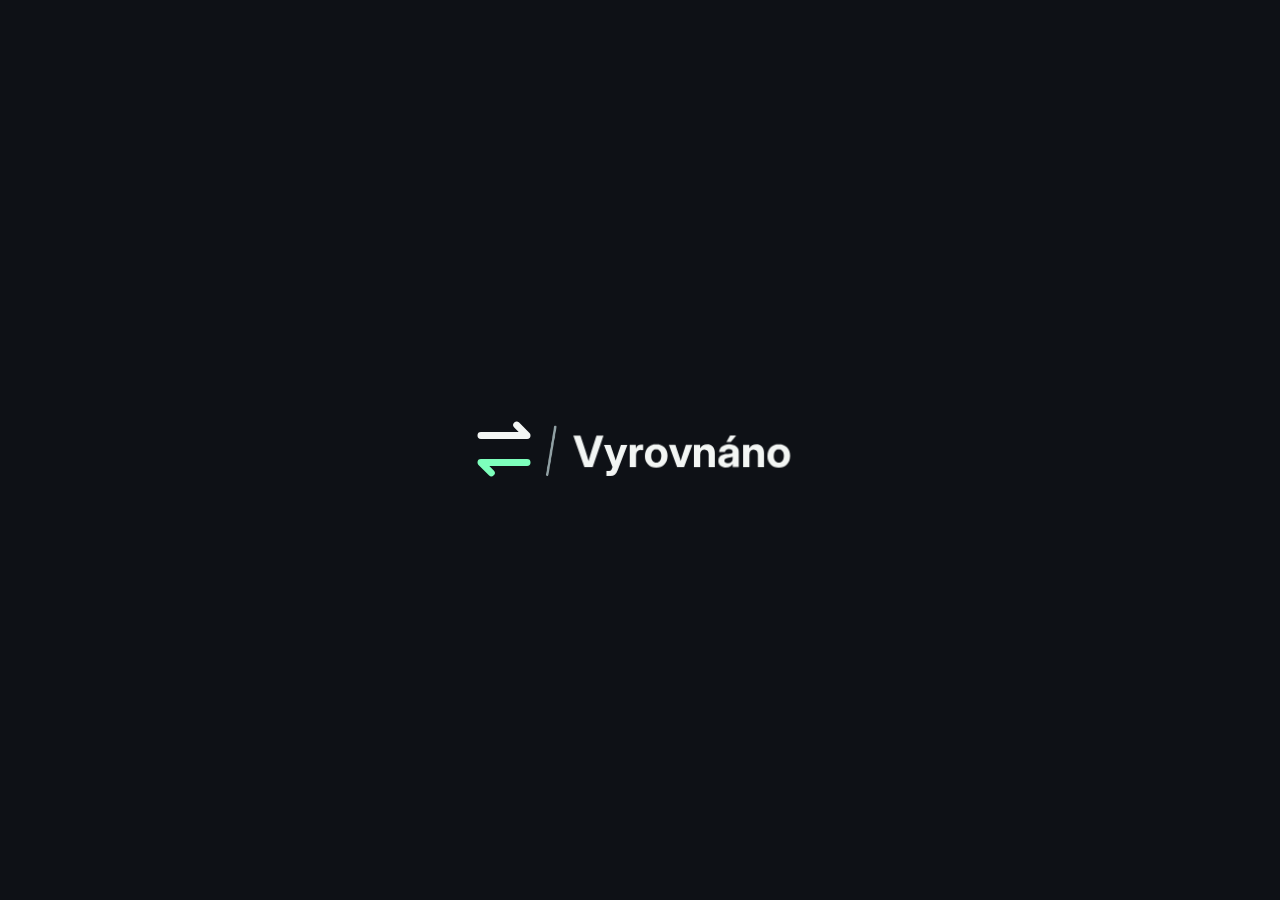
<file: index.html>
<!doctype html>
<html lang="cs" data-theme="dark">
  <head>
    <meta charset="utf-8" />
    <meta name="viewport" content="width=device-width, initial-scale=1, maximum-scale=1, user-scalable=no, viewport-fit=cover" />
    <meta http-equiv="Content-Security-Policy" content="default-src 'self'; script-src 'self'; style-src 'self'; img-src 'self' data:; connect-src 'self' https://pfikocjcjleshidgwapi.supabase.co https://api.frankfurter.dev https://api.pwnedpasswords.com; manifest-src 'self'; object-src 'none'; base-uri 'none'; form-action 'none'" />
    <meta name="referrer" content="no-referrer" />
    <title>Vyrovnáno</title>
    <meta name="description" content="Společné výdaje a dluhy ve skupině, přehledně." />
    <meta name="theme-color" content="#0e1116" />
    <meta name="color-scheme" content="dark" />
    <meta name="apple-mobile-web-app-capable" content="yes" />
    <meta name="apple-mobile-web-app-title" content="Vyrovnáno" />
    <link rel="manifest" href="manifest.webmanifest" />
    <link rel="icon" href="brand/icon-32.png" type="image/png" />
    <link rel="apple-touch-icon" href="brand/icon-180.png" />
    <link rel="stylesheet" href="styles.css" />
    <link rel="modulepreload" href="vendor/preact-htm.js" />
    <link rel="modulepreload" href="logic.js" />
    <link rel="modulepreload" href="sync.js" />
    <link rel="modulepreload" href="auth.js" />
    <link rel="modulepreload" href="config.js" />
    <link rel="modulepreload" href="push.js" />
    <link rel="modulepreload" href="import.js" />
    <link rel="modulepreload" href="emoji.js" />
  </head>
  <body>
    <div id="root"></div>
    <script type="module" src="app.js"></script>
  </body>
</html>
</file>
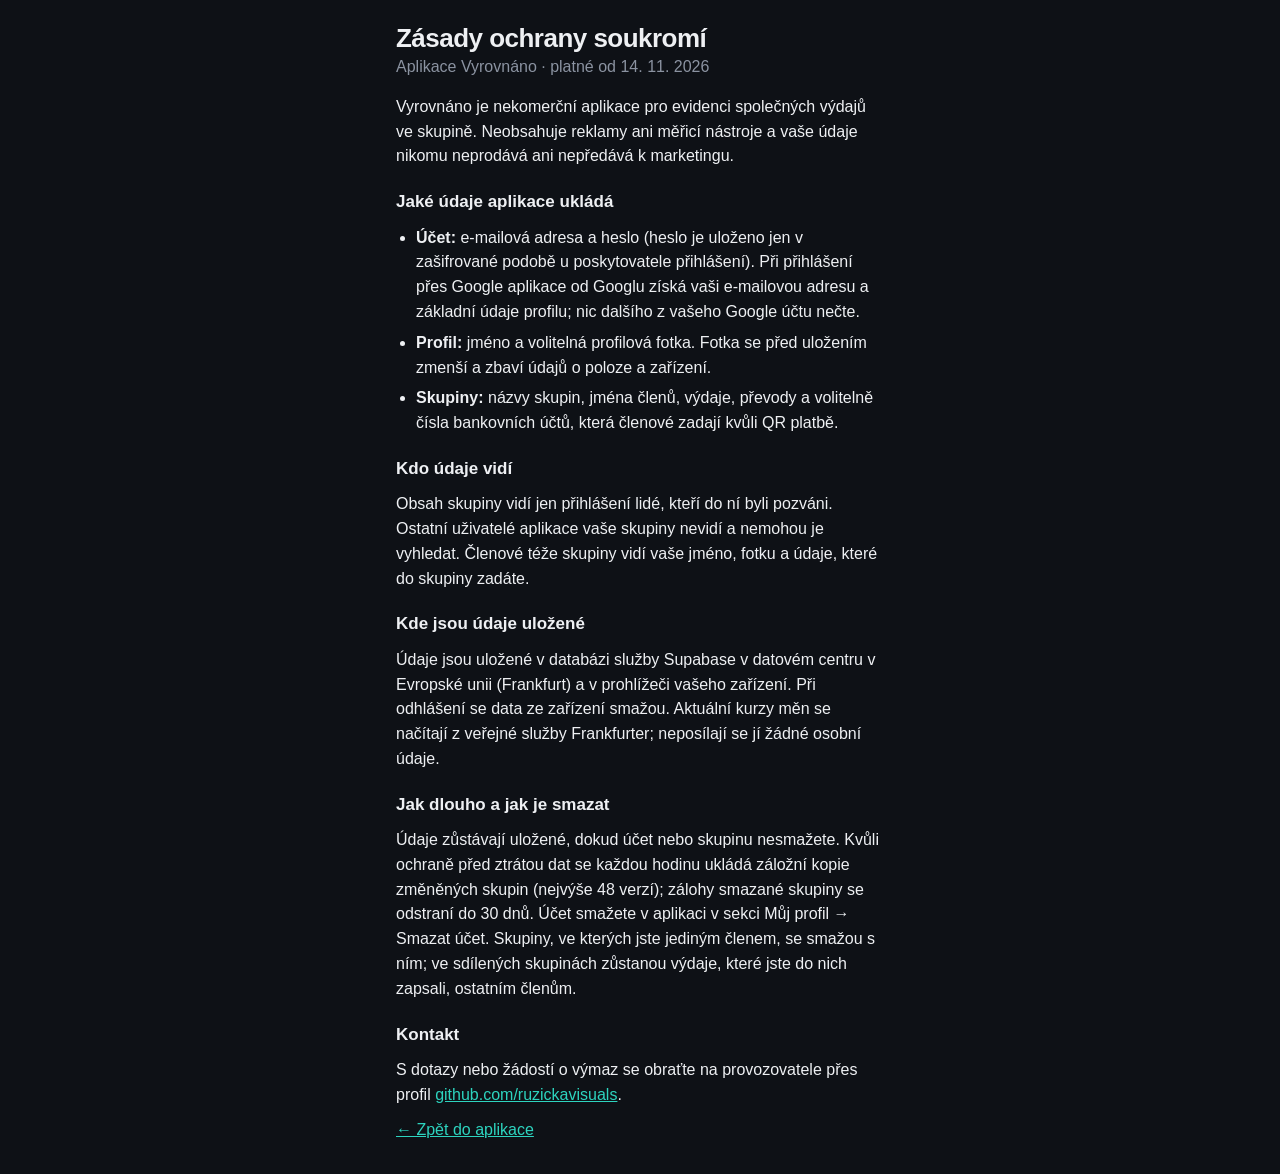
<file: privacy.html>
<!doctype html>
<html lang="cs" data-theme="dark">
  <head>
    <meta charset="utf-8" />
    <meta name="viewport" content="width=device-width, initial-scale=1" />
    <meta http-equiv="Content-Security-Policy" content="default-src 'none'; style-src 'self'; img-src 'self'" />
    <title>Zásady ochrany soukromí – Vyrovnáno</title>
    <link rel="icon" href="brand/icon-32.png" type="image/png" />
    <link rel="stylesheet" href="styles.css" />
  </head>
  <body>
    <div class="app">
      <header class="top">
        <h1>Zásady ochrany soukromí</h1>
        <p class="muted">Aplikace Vyrovnáno · platné od 14. 11. 2026</p>
      </header>
      <main class="doc">
        <p>Vyrovnáno je nekomerční aplikace pro evidenci společných výdajů ve skupině. Neobsahuje reklamy ani měřicí nástroje a vaše údaje nikomu neprodává ani nepředává k marketingu.</p>

        <h2>Jaké údaje aplikace ukládá</h2>
        <ul>
          <li><strong>Účet:</strong> e-mailová adresa a heslo (heslo je uloženo jen v zašifrované podobě u poskytovatele přihlášení). Při přihlášení přes Google aplikace od Googlu získá vaši e-mailovou adresu a základní údaje profilu; nic dalšího z vašeho Google účtu nečte.</li>
          <li><strong>Profil:</strong> jméno a volitelná profilová fotka. Fotka se před uložením zmenší a zbaví údajů o poloze a zařízení.</li>
          <li><strong>Skupiny:</strong> názvy skupin, jména členů, výdaje, převody a volitelně čísla bankovních účtů, která členové zadají kvůli QR platbě.</li>
        </ul>

        <h2>Kdo údaje vidí</h2>
        <p>Obsah skupiny vidí jen přihlášení lidé, kteří do ní byli pozváni. Ostatní uživatelé aplikace vaše skupiny nevidí a nemohou je vyhledat. Členové téže skupiny vidí vaše jméno, fotku a údaje, které do skupiny zadáte.</p>

        <h2>Kde jsou údaje uložené</h2>
        <p>Údaje jsou uložené v databázi služby Supabase v datovém centru v Evropské unii (Frankfurt) a v prohlížeči vašeho zařízení. Při odhlášení se data ze zařízení smažou. Aktuální kurzy měn se načítají z veřejné služby Frankfurter; neposílají se jí žádné osobní údaje.</p>

        <h2>Jak dlouho a jak je smazat</h2>
        <p>Údaje zůstávají uložené, dokud účet nebo skupinu nesmažete. Kvůli ochraně před ztrátou dat se každou hodinu ukládá záložní kopie změněných skupin (nejvýše 48 verzí); zálohy smazané skupiny se odstraní do 30 dnů. Účet smažete v aplikaci v sekci Můj profil → Smazat účet. Skupiny, ve kterých jste jediným členem, se smažou s ním; ve sdílených skupinách zůstanou výdaje, které jste do nich zapsali, ostatním členům.</p>

        <h2>Kontakt</h2>
        <p>S dotazy nebo žádostí o výmaz se obraťte na provozovatele přes profil <a href="https://github.com/ruzickavisuals">github.com/ruzickavisuals</a>.</p>

        <p><a href="./">← Zpět do aplikace</a></p>
      </main>
    </div>
  </body>
</html>
</file>
<file: styles.css>
:root {
  --bg: #f4f5f7;
  --card: #ffffff;
  --text: #14181f;
  --muted: #6b7380;
  --line: #e6e8ec;
  --accent: #0f766e;
  --accent-soft: #d9f2ee;
  --on-accent: #ffffff;
  --pos: #0a8a5f;
  --recv: #0a8a5f;
  --neg: #d1423a;
  --radius: 16px;
}
@media (prefers-color-scheme: dark) {
  :root {
    --bg: #0e1116;
    --card: #181c23;
    --text: #eef0f3;
    --muted: #8b93a1;
    --line: #272c36;
    --accent: #2dd4bf;
    --accent-soft: #12332f;
    --on-accent: #06211e;
    --pos: #34d399;
    --recv: #34d399;
    --neg: #f87171;
  }
}

* { box-sizing: border-box; -webkit-tap-highlight-color: transparent; }
html, body { margin: 0; background: var(--bg); color: var(--text); }
body {
  font: 16px/1.4 -apple-system, BlinkMacSystemFont, 'Segoe UI', Roboto, sans-serif;
  -webkit-font-smoothing: antialiased;
}
button, input, select { font: inherit; color: inherit; }
button { cursor: pointer; border: 0; background: none; padding: 0; text-align: inherit; }
h1, h2, h3, p { margin: 0; }
small { font-size: 13px; }

.app { max-width: 520px; margin: 0 auto; min-height: 100dvh; position: relative; }
.top { padding: calc(env(safe-area-inset-top) + 20px) 16px 12px; }
.top h1 { font-size: 26px; letter-spacing: -0.02em; }
.group-top { position: sticky; top: 0; z-index: 5; background: var(--bg); }
.group-top h1 { font-size: 20px; white-space: nowrap; overflow: hidden; text-overflow: ellipsis; }
main { padding: 4px 16px 32px; display: flex; flex-direction: column; gap: 12px; }
main.with-fab { padding-bottom: 110px; }

.row { display: flex; align-items: center; gap: 10px; }
.grow { flex: 1; min-width: 0; }
.right { text-align: right; display: flex; flex-direction: column; align-items: flex-end; flex-shrink: 0; }
.muted { color: var(--muted); }
.pos { color: var(--pos); }
.recv { color: var(--recv); }
.neg { color: var(--neg); }
.pos, .recv, .neg, .right strong, .num, .share { font-variant-numeric: tabular-nums; }
.center { text-align: center; }

.card { background: var(--card); border-radius: var(--radius); box-shadow: 0 1px 2px rgb(0 0 0 / 0.05); }
.card.pad { padding: 14px 16px; }
.group-card { display: flex; align-items: center; gap: 12px; padding: 14px 16px; width: 100%; }
.group-card strong, .item strong { display: block; overflow: hidden; text-overflow: ellipsis; white-space: nowrap; }
.avatar { width: 46px; height: 46px; border-radius: 14px; background: var(--accent-soft); display: grid; place-items: center; font-size: 22px; flex-shrink: 0; }
.avatar.sm { width: 38px; height: 38px; border-radius: 12px; font-size: 18px; }

.hero { display: flex; justify-content: space-between; gap: 12px; background: var(--card); border-radius: var(--radius); padding: 14px 16px; margin: 12px 0; }
.hero small { display: block; color: var(--muted); }
.hero strong { font-size: 22px; letter-spacing: -0.01em; }

.seg { display: flex; background: var(--line); border-radius: 12px; padding: 3px; gap: 2px; }
.seg button { flex: 1; padding: 8px 6px; border-radius: 9px; text-align: center; font-size: 14px; font-weight: 600; color: var(--muted); }
.seg button.on { background: var(--card); color: var(--text); box-shadow: 0 1px 2px rgb(0 0 0 / 0.12); }

.day { font-size: 13px; text-transform: uppercase; letter-spacing: 0.05em; color: var(--muted); margin: 8px 4px -4px; }
.list > * + * { border-top: 1px solid var(--line); }
.item { display: flex; align-items: center; gap: 12px; padding: 12px 14px; width: 100%; }
.item.static { cursor: default; }
.hint { font-size: 13px; color: var(--muted); padding: 0 4px; }

.btn { padding: 12px 16px; border-radius: 12px; background: var(--line); font-weight: 600; text-align: center; }
.btn.primary { background: var(--accent); color: var(--on-accent); }
.btn.danger { background: transparent; color: var(--neg); }
.btn.small { padding: 7px 11px; font-size: 14px; border-radius: 10px; white-space: nowrap; }
.btn.wide { width: 100%; }
.btn:disabled { opacity: 0.55; cursor: not-allowed; }
.icon-btn { width: 38px; height: 38px; border-radius: 50%; background: var(--card); display: grid; place-items: center; font-size: 20px; flex-shrink: 0; }
.icon-btn:disabled { opacity: 0.3; }

.fab {
  position: fixed; bottom: calc(env(safe-area-inset-bottom) + 22px); left: 50%; margin-left: min(180px, 50vw - 80px);
  width: 60px; height: 60px; border-radius: 50%; background: var(--accent); color: var(--on-accent);
  font-size: 32px; line-height: 1; text-align: center; box-shadow: 0 8px 20px rgb(0 0 0 / 0.25); z-index: 6;
}

.empty { text-align: center; color: var(--muted); padding: 48px 16px; }
.empty .big { font-size: 48px; margin-bottom: 8px; }
.join-box { display: flex; flex-direction: column; gap: 8px; margin: 0 16px 24px; padding: 16px; border-radius: 16px; background: var(--card); border: 1px solid var(--line); }
.join-box p { margin: 0; }

/* Zůstatky */
.bal-row { display: flex; align-items: center; gap: 10px; padding: 7px 0; }
.bal-name { width: 30%; overflow: hidden; text-overflow: ellipsis; white-space: nowrap; }
.bal-bar { flex: 1; height: 10px; position: relative; background: linear-gradient(var(--line), var(--line)) center / 1px 100% no-repeat; }
.bal-bar i { position: absolute; top: 0; height: 100%; border-radius: 5px; min-width: 2px; }
.bal-bar i.p { left: 50%; background: var(--recv); }
.bal-bar i.n { right: 50%; background: var(--neg); }
.bal-val { width: 30%; text-align: right; font-weight: 600; white-space: nowrap; }
.tag { font-style: normal; font-size: 11px; background: var(--accent-soft); color: var(--accent); padding: 1px 6px; border-radius: 6px; }

/* Přehled */
.stat-row { padding: 8px 0; }
.stat-row + .stat-row { border-top: 1px solid var(--line); }
.track { height: 8px; background: var(--line); border-radius: 4px; overflow: hidden; margin-top: 6px; }
.track i { display: block; height: 100%; background: var(--accent); border-radius: 4px; }
.track i.alt { background: var(--muted); }
.pct { width: 40px; text-align: right; }
.row.sub { font-size: 13px; color: var(--muted); margin-top: 4px; }
.row.sub .track { margin-top: 0; }
.row.sub .lbl { width: 96px; }
.row.sub .num { width: 84px; text-align: right; color: var(--text); }

/* Spodní panel */
.overlay { position: fixed; inset: 0; background: rgb(0 0 0 / 0.45); z-index: 20; display: flex; align-items: flex-end; justify-content: center; }
.sheet {
  background: var(--bg); width: 100%; max-width: 520px; max-height: 92dvh; border-radius: 22px 22px 0 0;
  display: flex; flex-direction: column; animation: up 0.22s ease-out;
}
@keyframes up { from { transform: translateY(40px); opacity: 0; } }
@media (prefers-reduced-motion: reduce) { .sheet { animation: none; } }
.sheet-head { display: flex; align-items: center; justify-content: space-between; padding: 16px 16px 8px; }
.sheet-head h2 { font-size: 19px; }
.sheet-body { overflow-y: auto; padding: 8px 16px calc(env(safe-area-inset-bottom) + 20px); }

/* Formuláře */
.form { display: flex; flex-direction: column; gap: 14px; }
.field { display: flex; flex-direction: column; gap: 6px; }
.field > span { font-size: 13px; font-weight: 600; color: var(--muted); }
input:not([type='checkbox']):not([type='radio']), select {
  background: var(--card); border: 1px solid var(--line); border-radius: 12px; padding: 11px 12px; width: 100%; min-width: 0;
}
input:focus-visible, select:focus-visible, button:focus-visible { outline: 2px solid var(--accent); outline-offset: 1px; }
.two { display: grid; grid-template-columns: 1fr 1fr; gap: 10px; }
.amount-row { display: flex; gap: 10px; }
.amount-row .amount { font-size: 30px; font-weight: 700; padding: 8px 14px; flex: 1; }

.chips { display: flex; flex-wrap: wrap; gap: 6px; }
.chip { padding: 7px 11px; border-radius: 999px; background: var(--card); border: 1px solid var(--line); font-size: 14px; }
.chip.on { background: var(--accent-soft); border-color: var(--accent); color: var(--accent); font-weight: 600; }
.chip.emoji { font-size: 20px; padding: 5px 9px; }
.check { display: flex; align-items: center; gap: 10px; cursor: pointer; }
.check input, .me-pick input { width: 20px; height: 20px; accent-color: var(--accent); }
.split .item { padding: 10px 14px; min-height: 52px; }
.split .who { display: flex; align-items: center; gap: 10px; min-width: 0; }
.share { width: 92px; text-align: right; }
.stepper { display: flex; align-items: center; gap: 4px; }
.stepper button { width: 32px; height: 32px; border-radius: 50%; background: var(--line); text-align: center; font-size: 18px; }
.stepper b { width: 34px; text-align: center; }
input.mini { width: 110px !important; text-align: right; padding: 7px 10px !important; }
.member { padding: 10px 12px; display: flex; flex-direction: column; gap: 6px; }
.member .iban { font-size: 14px; padding: 8px 12px !important; }
.me-pick { display: flex; align-items: center; gap: 4px; font-size: 14px; color: var(--muted); }

.qr { text-align: center; display: flex; flex-direction: column; gap: 10px; align-items: center; }
.qr-amount { font-size: 30px; font-weight: 700; }
.qr img { width: min(280px, 80%); border-radius: 12px; background: #fff; }

/* Fotky a profil */
.ava { border-radius: 50%; object-fit: cover; flex-shrink: 0; display: inline-grid; place-items: center; color: #fff; font-weight: 700; }
.ava-btn { border-radius: 50%; flex-shrink: 0; line-height: 0; }
.profile-pic { display: flex; flex-direction: column; align-items: center; gap: 12px; }
.form.qr { text-align: center; align-items: stretch; }
.form.qr img { align-self: center; }
.form p { text-align: left; }

/* Přihlášení a účet */
.auth main { gap: 14px; }
.notice { background: var(--accent-soft); color: var(--text); border-radius: 12px; padding: 10px 12px; font-size: 14px; }
.divider { text-align: center; color: var(--muted); font-size: 13px; }
hr { border: 0; border-top: 1px solid var(--line); width: 100%; margin: 4px 0; }
.btn.link { background: transparent; color: var(--muted); }

/* Textové stránky */
.doc { gap: 10px; line-height: 1.55; }
.doc h2 { font-size: 17px; margin-top: 10px; }
.doc ul { margin: 0; padding-left: 20px; display: flex; flex-direction: column; gap: 6px; }
a { color: var(--accent); }

/* Vyrovnání s fotkami */
.pay { padding: 12px 14px; display: flex; flex-direction: column; gap: 10px; }
.pay-row { display: flex; align-items: center; gap: 8px; }
.pay-who { flex: 1; min-width: 0; display: flex; flex-direction: column; align-items: center; gap: 4px; font-weight: 600; font-size: 14px; text-align: center; line-height: 1.2; }
.pay-who.end { flex-direction: column-reverse; }
.pay-mid { display: flex; flex-direction: column; align-items: center; flex-shrink: 0; line-height: 1.2; }
.pay-mid .arrow { color: var(--muted); font-size: 18px; }
.pay-actions { display: flex; justify-content: flex-end; gap: 8px; }

/* ---------- Rozložení: telefon vs. počítač ---------- */
.panel { display: none; flex-direction: column; gap: 12px; }
.panel.on { display: flex; }
.panel-title { display: none; font-size: 18px; margin: 8px 4px 0; }
.placeholder { display: none; }
.placeholder .big { font-size: 56px; }

@media (max-width: 899px) {
  .side.has-group { display: none; }
}

/* Počítač: seznam skupin vlevo, vybraná skupina vpravo, okna uprostřed obrazovky. */
@media (min-width: 900px) {
  .app.wide { max-width: 1320px; }
  .layout { display: grid; grid-template-columns: 360px minmax(0, 1fr); min-height: 100dvh; }
  .side { position: sticky; top: 0; height: 100dvh; overflow-y: auto; border-right: 1px solid var(--line); }
  .main-pane { min-width: 0; }
  .placeholder { display: flex; flex-direction: column; align-items: center; justify-content: center; gap: 8px; height: 100dvh; color: var(--muted); text-align: center; }
  .group-card.active { outline: 2px solid var(--accent); outline-offset: -2px; }
  .group-top { padding: 28px 32px 12px; }
  .group-top .back { display: none; }
  .group-top h1 { font-size: 26px; }
  .hero { padding: 18px 22px; }
  .hero strong { font-size: 28px; }
  .tabs { max-width: 420px; }
  .main-pane main { padding: 4px 32px 110px; }
  .fab {
    left: auto; right: max(32px, calc((100vw - 1320px) / 2 + 32px)); margin: 0;
    width: auto; height: 54px; border-radius: 27px; padding: 0 24px; font-size: 16px; font-weight: 700;
  }
  .fab::after { content: ' Přidat záznam'; }
  .overlay { align-items: center; padding: 24px; }
  .sheet { border-radius: 22px; max-width: 580px; max-height: 88dvh; box-shadow: 0 24px 60px rgb(0 0 0 / 0.35); }
  .auth { padding-top: 8vh; }
}

/* Široká obrazovka: výdaje, dluhy a přehled vedle sebe místo záložek. */
@media (min-width: 1200px) {
  .tabs { display: none; }
  .panels { display: grid !important; grid-template-columns: minmax(0, 1.15fr) minmax(0, 1fr); gap: 4px 32px; align-items: start; }
  .panel { display: flex; }
  .p-entries { grid-row: span 2; }
  .panel-title { display: block; }
}

/* ---------- Vlastní nabídky, kalendář, okna a zaškrtávátka ---------- */
* { scrollbar-width: thin; scrollbar-color: var(--line) transparent; }
.select { position: relative; }
.select-btn {
  width: 100%; display: flex; align-items: center; justify-content: space-between; gap: 8px;
  background: var(--card); border: 1px solid var(--line); border-radius: 12px; padding: 11px 12px; min-height: 46px;
}
.select-btn:disabled { opacity: 0.6; cursor: not-allowed; }
.select-btn i { font-style: normal; color: var(--muted); font-size: 12px; }
.select-val, .opt { display: flex; align-items: center; gap: 8px; min-width: 0; overflow: hidden; text-overflow: ellipsis; white-space: nowrap; }
.select-menu {
  position: fixed; z-index: 50;
  background: var(--card); border: 1px solid var(--line); border-radius: 14px; padding: 6px;
  box-shadow: 0 12px 32px rgb(0 0 0 / 0.28); max-height: 260px; overflow-y: auto;
}
.menu-item { display: flex; align-items: center; gap: 8px; width: 100%; padding: 9px 10px; border-radius: 9px; white-space: nowrap; }
.menu-item:hover, .menu-item:focus-visible { background: var(--line); }
.menu-item.on { background: var(--accent-soft); color: var(--accent); font-weight: 600; }
.cur-pick { width: 104px; flex-shrink: 0; }
.cur-pick .select-btn { height: 100%; font-weight: 600; }

.cal { max-height: none; padding: 14px; }
.cal-head { display: grid; grid-template-columns: 36px 1fr 36px; align-items: center; margin-bottom: 10px; }
.cal-head strong { text-align: center; text-transform: capitalize; font-size: 15px; }
.cal-nav { width: 36px; height: 36px; border-radius: 50%; background: var(--line); display: grid; place-items: center; font-size: 20px; line-height: 1; }
.cal-nav:hover { background: var(--accent-soft); }
.cal-grid { display: grid; grid-template-columns: repeat(7, 1fr); gap: 4px; }
.cal-grid .dow { font-size: 12px; font-weight: 600; color: var(--muted); text-align: center; padding: 4px 0 6px; }
.cal-day { aspect-ratio: 1; border-radius: 10px; display: grid; place-items: center; font-size: 14px; font-variant-numeric: tabular-nums; }
.cal-day.weekend { color: var(--muted); }
.cal-day:hover { background: var(--line); }
.cal-day.today { box-shadow: inset 0 0 0 1.5px var(--accent); }
.cal-day.on, .cal-day.on:hover { background: var(--accent); color: var(--on-accent); font-weight: 700; }

.dialog-overlay { z-index: 40; align-items: center; padding: 20px; }
.dialog { background: var(--card); border-radius: 20px; padding: 22px; width: 100%; max-width: 400px; box-shadow: 0 24px 60px rgb(0 0 0 / 0.4); }
.dialog p { line-height: 1.5; }
.dialog-actions { display: flex; justify-content: flex-end; gap: 8px; margin-top: 18px; }
.dialog-actions .btn { min-width: 104px; }

input[type='checkbox'], input[type='radio'] {
  appearance: none; -webkit-appearance: none; margin: 0; flex-shrink: 0; cursor: pointer;
  width: 22px !important; height: 22px !important; display: inline-grid; place-content: center;
  background: var(--card); border: 2px solid var(--muted); border-radius: 7px;
}
input[type='radio'] { border-radius: 50%; }
input[type='checkbox']:checked, input[type='radio']:checked { background: var(--accent); border-color: var(--accent); }
input[type='checkbox']:checked::after { content: '✓'; color: var(--on-accent); font-size: 14px; font-weight: 800; line-height: 1; }
input[type='radio']:checked::after { content: ''; width: 8px; height: 8px; border-radius: 50%; background: var(--on-accent); }

/* Vyrovnání: plátce | částka | příjemce v pevné mřížce, tlačítka pod tím na celou šířku */
.pay { display: grid; grid-template-columns: minmax(0, 1fr) auto minmax(0, 1fr); align-items: center; gap: 12px 10px; padding: 14px; }
.pay-row { display: contents; }
.pay-who { flex-direction: column; }
.pay-who.end { flex-direction: column-reverse; }
.pay-mid { min-width: 96px; }
.pay-actions { grid-column: 1 / -1; display: flex; gap: 8px; }
.pay-actions .btn { flex: 1; padding: 9px 12px; }

@media (min-width: 900px) {
  .side .top { padding: 28px 20px 12px; }
  .side main { padding: 4px 20px 32px; }
  .panel-title { margin: 8px 4px 0; }
}
@media (min-width: 1200px) {
  .panel .day:first-of-type { margin-top: 4px; }
}

/* Počítač: tlačítko pro přidání je v záhlaví skupiny, ne přes obsah. */
@media (min-width: 900px) {
  .fab {
    top: 26px; bottom: auto; right: max(144px, calc((100vw - 1320px) / 2 + 144px));
    height: 42px; border-radius: 21px; padding: 0 18px; font-size: 15px; box-shadow: none;
  }
  .main-pane main { padding-bottom: 48px; }
  .group-top h1 { padding-right: 190px; }
}
.cur-pick .select { height: 100%; }

/* Pravý sloupec skupiny (dluhy + přehled) drží pohromadě. Na telefonu se chová jako dřív. */
.col-right { display: contents; }
@media (min-width: 1200px) {
  /* Jedna společná stránka: oba sloupce jedou spolu, pravý se na svém konci zastaví
     (jeho polohu `top` dopočítává aplikace podle výšky sloupce). */
  .main-pane main.panels {
    display: grid !important; grid-template-columns: minmax(0, 1.15fr) minmax(0, 1fr);
    gap: 0 28px; align-items: start; padding: 4px 32px 48px;
  }
  .p-entries { grid-row: auto; }
  .col-right { display: flex; flex-direction: column; gap: 20px; position: sticky; align-self: start; }
  .panel-title { margin: 4px 4px 0; }
}
.tag.off { background: var(--line); color: var(--muted); }
.check.small { font-size: 13px; color: var(--muted); gap: 8px; align-items: flex-start; }
.check.small input { width: 18px !important; height: 18px !important; border-radius: 5px; margin-top: 1px; }
.check.small input:checked::after { font-size: 11px; }

/* Řazení skupin a vlastní ikona */
.group-list { display: flex; flex-direction: column; gap: 12px; }
.group-row { display: flex; align-items: stretch; gap: 6px; }
.group-row .group-card { flex: 1; min-width: 0; }
.group-row.dragging .group-card { outline: 2px dashed var(--accent); outline-offset: -2px; opacity: 0.85; }
.grip {
  display: grid; place-items: center; width: 22px; flex-shrink: 0; color: var(--muted); font-size: 18px;
  cursor: grab; touch-action: none; user-select: none; -webkit-user-select: none; border-radius: 8px;
}
.grip:hover, .group-row.dragging .grip { color: var(--text); background: var(--line); }
.group-row.dragging .grip { cursor: grabbing; }
.list-tools { display: flex; align-items: center; justify-content: space-between; gap: 8px; padding: 0 4px; }
.link-btn { color: var(--accent); font-size: 13px; font-weight: 600; }
.link-btn:hover { text-decoration: underline; }
input.emoji-input { width: 104px !important; padding: 5px 10px !important; border-radius: 999px !important; font-size: 16px; text-align: center; }

.list-tools { justify-content: flex-end; }
@media (min-width: 900px) {
  .layout { grid-template-columns: 400px minmax(0, 1fr); }
}
.group-card strong { white-space: normal; display: -webkit-box; -webkit-line-clamp: 2; -webkit-box-orient: vertical; overflow: hidden; }

/* ---------- Barvy skupin a zvýraznění hlavních boxů ---------- */
.gc-teal { --g: #0f766e; } .gc-blue { --g: #2563eb; } .gc-indigo { --g: #4f46e5; } .gc-violet { --g: #7c3aed; }
.gc-pink { --g: #db2777; } .gc-red { --g: #dc2626; } .gc-orange { --g: #ea580c; } .gc-amber { --g: #b45309; }
.gc-green { --g: #15803d; } .gc-slate { --g: #475569; }
@media (prefers-color-scheme: dark) {
  .gc-teal { --g: #2dd4bf; } .gc-blue { --g: #60a5fa; } .gc-indigo { --g: #818cf8; } .gc-violet { --g: #a78bfa; }
  .gc-pink { --g: #f472b6; } .gc-red { --g: #f87171; } .gc-orange { --g: #fb923c; } .gc-amber { --g: #fbbf24; }
  .gc-green { --g: #4ade80; } .gc-slate { --g: #94a3b8; }
}

/* Karta skupiny v seznamu: barevný proužek, jemný přechod a podbarvená ikona. */
.group-row .group-card {
  background: linear-gradient(115deg, color-mix(in srgb, var(--g) 16%, var(--card)), var(--card) 62%);
}
.group-row .avatar { background: color-mix(in srgb, var(--g) 22%, var(--card)); }
.group-row .group-card.active { outline-color: var(--g); }

/* Barva skupiny se projeví jen na její kartě v seznamu a v horním souhrnném boxu.
   Tlačítka a ostatní prvky mají v celé aplikaci stejné barvy. */
.hero {
  background: linear-gradient(120deg, color-mix(in srgb, var(--g) 20%, var(--card)), var(--card) 68%);
  border: 1px solid color-mix(in srgb, var(--g) 26%, transparent);
}
.panel-title { align-items: center; gap: 10px; }
.panel-title::before { content: ''; width: 4px; height: 18px; border-radius: 2px; background: var(--accent); }
@media (min-width: 1200px) { .panel-title { display: flex; } }
.main-pane .day { display: flex; align-items: center; gap: 8px; }
.main-pane .card { border: 1px solid color-mix(in srgb, var(--line) 80%, transparent); }


/* Výběr barvy */
.swatches { display: flex; flex-wrap: wrap; gap: 10px; }
.swatch { width: 32px; height: 32px; border-radius: 50%; background: var(--g); border: 3px solid var(--bg); box-shadow: 0 0 0 1px var(--line); }
.swatch.on { box-shadow: 0 0 0 2px var(--g); }

/* Výběr emoji */
.emoji-now { font-size: 22px; line-height: 1; }
.emoji-menu { max-height: none; overflow: visible; padding: 10px; }
input.emoji-search { margin-bottom: 8px; padding: 9px 12px !important; }
.emoji-scroll { max-height: 320px; overflow-y: auto; }
.emoji-cat { font-size: 12px; font-weight: 600; color: var(--muted); text-transform: uppercase; letter-spacing: 0.05em; padding: 8px 4px 4px; }
.emoji-grid { display: grid; grid-template-columns: repeat(8, 1fr); gap: 2px; }
.emoji-cell { aspect-ratio: 1; border-radius: 9px; font-size: 22px; display: grid; place-items: center; line-height: 1; }
.emoji-cell:hover, .emoji-cell:focus-visible { background: var(--line); }
.emoji-cell.on { background: var(--accent-soft); box-shadow: inset 0 0 0 1.5px var(--accent); }
.emoji-none { padding: 16px 4px; font-size: 14px; }

/* Karty skupin: vždy stejná výška – název a dva řádky údajů, nic se nezalamuje. */
.group-card strong, .group-card small { display: block; white-space: nowrap; overflow: hidden; text-overflow: ellipsis; -webkit-line-clamp: unset; }
.group-card .right small { overflow: visible; }

/* Platby: neuhrazený dluh svítí červeně, uhrazené zeleně. */
.btn.due { background: var(--neg); color: var(--on-accent); }
.btn.done { background: var(--pos); color: var(--on-accent); }
.paid-tag { display: inline-block; font-size: 11px; font-weight: 700; letter-spacing: 0.03em; text-transform: uppercase;
  color: var(--pos); background: color-mix(in srgb, var(--pos) 16%, transparent); padding: 2px 7px; border-radius: 6px; }
.settled { color: var(--pos); font-weight: 600; background: color-mix(in srgb, var(--pos) 10%, var(--card)); }

/* Štítky kategorií: ikona a text vedle sebe s pravidelnou mezerou */
.chip { display: inline-flex; align-items: center; gap: 6px; line-height: 1.2; }

/* Vyrovnání: uprostřed velká částka, pod ní šipka vedoucí od plátce k příjemci */
.pay { grid-template-columns: minmax(72px, 0.8fr) minmax(0, 1.4fr) minmax(72px, 0.8fr); gap: 14px 6px; padding: 16px 14px 14px; }
.pay-who { font-size: 13px; }
.pay-mid { display: flex; flex-direction: column; align-items: stretch; justify-content: center; gap: 8px; min-width: 0; }
.pay-amount { text-align: center; font-size: 24px; font-weight: 800; letter-spacing: -0.02em; line-height: 1; white-space: nowrap; color: var(--neg); font-variant-numeric: tabular-nums; }
.pay-line { position: relative; height: 2px; margin: 0 8px 0 4px; border-radius: 1px;
  background: linear-gradient(90deg, transparent, color-mix(in srgb, var(--neg) 75%, transparent)); }
.pay-line::after { content: ''; position: absolute; right: -1px; top: 50%; width: 8px; height: 8px;
  border-top: 2px solid var(--neg); border-right: 2px solid var(--neg); transform: translateY(-50%) rotate(45deg); opacity: 0.85; }
@media (max-width: 380px) { .pay-amount { font-size: 21px; } }

.pay { grid-template-columns: minmax(64px, auto) minmax(0, 1fr) minmax(64px, auto); }
.pay-who { max-width: 104px; }
.pay-amount.long { font-size: 19px; letter-spacing: -0.03em; }
/* Zůstatky: částka má vždy tolik místa, kolik potřebuje, zkracuje se jméno a pruh. */
.bal-name { width: auto; flex: 0 1 36%; min-width: 0; }
.bal-bar { min-width: 36px; }
.bal-val { width: auto; min-width: 72px; flex-shrink: 0; }

/* Oba boční sloupce stejně široké, aby částka seděla přesně uprostřed boxu. */
.pay { grid-template-columns: clamp(72px, 24%, 104px) minmax(0, 1fr) clamp(72px, 24%, 104px); }
.pay-who { max-width: none; overflow-wrap: anywhere; }

/* Logo v záhlaví */
.brand { margin: 0; line-height: 0; }
.logo img { height: 38px; width: auto; display: block; }
.auth .top { padding-top: calc(env(safe-area-inset-top) + 36px); padding-bottom: 20px; }
.auth .logo img { height: 46px; }

/* Převod dluhu do jiné skupiny */
.pay-move { grid-column: 1 / -1; justify-self: center; padding: 2px 8px; }
.item:disabled { opacity: 0.5; cursor: not-allowed; }

/* Úvodní plocha s pozdravem */
.welcome { padding: 0 32px; gap: 10px; }
.welcome .big { font-size: 64px; line-height: 1; margin-bottom: 6px; }
.welcome h2 { font-size: 28px; letter-spacing: -0.02em; color: var(--text); }
.welcome-sum { font-size: 17px; color: var(--text); }
.welcome-quip { max-width: 440px; font-size: 16px; line-height: 1.5; color: var(--muted); font-style: italic; margin-top: 10px; }
.welcome-hint { font-size: 13px; margin-top: 18px; }

/* ---------- Telefon: bez zvětšování, spodní lišta ---------- */
html { touch-action: pan-x pan-y; -webkit-text-size-adjust: 100%; }
.tabbar { display: none; }
.only-wide { display: none; }
.ic { display: block; flex-shrink: 0; }
@media (min-width: 900px) { .only-wide { display: inline-flex; } .icon-btn.only-wide { display: grid; } }
@media (max-width: 899px) {
  /* Pole menší než 16 px by iPhone při psaní sám přiblížil. */
  input, .select-btn, input.mini, .member .iban { font-size: 16px !important; }
  .tabbar {
    display: grid; grid-template-columns: repeat(4, 1fr); align-items: end;
    position: fixed; left: 50%; bottom: 0; transform: translateX(-50%); width: 100%; max-width: 520px; z-index: 10;
    padding: 8px 8px calc(env(safe-area-inset-bottom) + 6px);
    background: color-mix(in srgb, var(--bg) 88%, transparent); -webkit-backdrop-filter: blur(16px); backdrop-filter: blur(16px);
    border-top: 1px solid var(--line);
  }
  .tabbar button { display: flex; flex-direction: column; align-items: center; gap: 3px; padding: 4px 0; font-size: 11px; font-weight: 600; color: var(--muted); }
  .tabbar button.on { color: var(--accent); }
  .tabbar .add { color: var(--text); }
  .tabbar .plus { width: 46px; height: 46px; margin-top: -22px; border-radius: 50%; background: var(--accent); color: var(--on-accent);
    display: grid; place-items: center; box-shadow: 0 6px 16px rgb(0 0 0 / 0.28); }
  .fab { display: none; }
  main, main.with-fab { padding-bottom: calc(env(safe-area-inset-bottom) + 104px); }
}

/* ---------- Vyhledávání ---------- */
.search-btn { align-items: center; gap: 6px; padding: 6px 10px; border-radius: 10px; background: var(--card); border: 1px solid var(--line); color: var(--muted); font-size: 13px; font-weight: 600; }
.search-btn:hover { color: var(--text); }
kbd { font: inherit; font-size: 11px; padding: 0 5px; border-radius: 5px; border: 1px solid var(--line); color: var(--muted); }
.list-tools { justify-content: space-between; }
.search-box { display: flex; align-items: center; gap: 10px; padding: 0 12px; background: var(--card); border: 1px solid var(--line); border-radius: 14px; color: var(--muted); }
.search-box:focus-within { border-color: var(--accent); color: var(--accent); }
.search-box input { border: 0 !important; background: transparent !important; padding: 13px 0 !important; outline: none; color: var(--text); font-size: 17px; }
.search-clear { width: 26px; height: 26px; border-radius: 50%; background: var(--line); color: var(--text); font-size: 12px; text-align: center; flex-shrink: 0; }
.search-sum { display: flex; align-items: baseline; justify-content: space-between; gap: 12px; flex-wrap: wrap; padding: 0 4px; }
.search .hint { margin-top: -6px; }
mark { background: color-mix(in srgb, var(--accent) 28%, transparent); color: inherit; border-radius: 4px; padding: 0 1px; }
@media (min-width: 900px) { .sheet:has(.search) { max-width: 640px; align-self: flex-start; margin-top: 8vh; } }

/* ---------- Záhlaví skupiny na počítači: přidat je součást řádku, nic se nepřekrývá ---------- */
.add-btn { white-space: nowrap; padding: 9px 16px; }
@media (min-width: 900px) {
  .fab { display: none; }
  .group-top h1 { padding-right: 0; }
  .group-top .row { gap: 8px; }
}
/* Nástroje nad seznamem skupin lícují s kartami (vlevo je úchyt pro řazení). */
.list-tools { padding: 0 0 0 28px; }

/* ---------- Nastavení účtu ---------- */
.settings { gap: 16px; }
.profile-head { display: flex; align-items: center; gap: 16px; }
.profile-head .grow { display: flex; flex-direction: column; gap: 2px; min-width: 0; }
.profile-name { font-size: 20px; letter-spacing: -0.01em; overflow: hidden; text-overflow: ellipsis; white-space: nowrap; }
.profile-photo-actions { margin-top: 8px; flex-wrap: wrap; }
.set-card { padding: 16px; display: flex; flex-direction: column; gap: 12px; border: 1px solid var(--line); }
.set-card h3 { font-size: 13px; text-transform: uppercase; letter-spacing: 0.05em; color: var(--muted); }
.set-card .hint { padding: 0; }
.set-card .form { gap: 12px; }
.facts { display: grid; grid-template-columns: auto 1fr; gap: 6px 16px; margin: 0; }
.facts dt { color: var(--muted); font-size: 14px; }
.facts dd { margin: 0; text-align: right; overflow: hidden; text-overflow: ellipsis; white-space: nowrap; }

/* ---------- Logo a ručně zvolený vzhled ---------- */
.logo { display: block; }
.logo-d { display: none !important; }
@media (prefers-color-scheme: dark) { .logo-d { display: block !important; } .logo-l { display: none !important; } }
:root[data-theme='light'] {
  --bg: #f4f5f7; --card: #ffffff; --text: #14181f; --muted: #6b7380; --line: #e6e8ec;
  --accent: #0f766e; --accent-soft: #d9f2ee; --on-accent: #ffffff; --pos: #0a8a5f; --recv: #0a8a5f; --neg: #d1423a;
  color-scheme: light;
}
:root[data-theme='dark'] {
  --bg: #0e1116; --card: #181c23; --text: #eef0f3; --muted: #8b93a1; --line: #272c36;
  --accent: #2dd4bf; --accent-soft: #12332f; --on-accent: #06211e; --pos: #34d399; --recv: #34d399; --neg: #f87171;
  color-scheme: dark;
}
:root[data-theme='light'] .logo-d { display: none !important; }
:root[data-theme='light'] .logo-l { display: block !important; }
:root[data-theme='dark'] .logo-d { display: block !important; }
:root[data-theme='dark'] .logo-l { display: none !important; }
:root[data-theme='light'] .gc-teal { --g: #0f766e; } :root[data-theme='light'] .gc-blue { --g: #2563eb; }
:root[data-theme='light'] .gc-indigo { --g: #4f46e5; } :root[data-theme='light'] .gc-violet { --g: #7c3aed; }
:root[data-theme='light'] .gc-pink { --g: #db2777; } :root[data-theme='light'] .gc-red { --g: #dc2626; }
:root[data-theme='light'] .gc-orange { --g: #ea580c; } :root[data-theme='light'] .gc-amber { --g: #b45309; }
:root[data-theme='light'] .gc-green { --g: #15803d; } :root[data-theme='light'] .gc-slate { --g: #475569; }
:root[data-theme='dark'] .gc-teal { --g: #2dd4bf; } :root[data-theme='dark'] .gc-blue { --g: #60a5fa; }
:root[data-theme='dark'] .gc-indigo { --g: #818cf8; } :root[data-theme='dark'] .gc-violet { --g: #a78bfa; }
:root[data-theme='dark'] .gc-pink { --g: #f472b6; } :root[data-theme='dark'] .gc-red { --g: #f87171; }
:root[data-theme='dark'] .gc-orange { --g: #fb923c; } :root[data-theme='dark'] .gc-amber { --g: #fbbf24; }
:root[data-theme='dark'] .gc-green { --g: #4ade80; } :root[data-theme='dark'] .gc-slate { --g: #94a3b8; }

/* ---------- Telefon: okna (nový záznam, nastavení, hledání…) přes celou obrazovku ---------- */
@media (max-width: 899px) {
  .overlay:not(.dialog-overlay) { background: var(--bg); align-items: stretch; }
  .sheet { height: 100dvh; max-height: 100dvh; max-width: 520px; border-radius: 0; }
  .sheet-head { padding-top: calc(env(safe-area-inset-top) + 16px); border-bottom: 1px solid var(--line); padding-bottom: 12px; }
  .sheet-body { padding-top: 16px; }
  /* Potvrzovací okna zůstávají malá, ale pozadí pod nimi ztmavne výrazněji. */
  .dialog-overlay { background: rgb(0 0 0 / 0.72); }
}

/* Ikony tlačítek: vždy přesně na středu, jednotná tloušťka čáry */
.icon-btn { display: grid; place-items: center; padding: 0; line-height: 0; color: var(--text); }
.icon-btn .ic, .cal-nav .ic, .search-clear .ic { margin: auto; }
.select-btn .ic { color: var(--muted); }
.search-clear { display: grid; place-items: center; }

/* ---------- Spodní lišta: plovoucí panel, pět položek, plus uprostřed ---------- */
@media (max-width: 899px) {
  .tabbar {
    grid-template-columns: 1fr 1fr 76px 1fr 1fr; align-items: center;
    left: 50%; bottom: calc(env(safe-area-inset-bottom) + 10px); transform: translateX(-50%);
    width: calc(100% - 24px); max-width: 496px; padding: 8px 6px;
    background: color-mix(in srgb, var(--card) 86%, transparent); -webkit-backdrop-filter: blur(18px) saturate(1.4); backdrop-filter: blur(18px) saturate(1.4);
    border: 1px solid var(--line); border-radius: 26px; box-shadow: 0 12px 32px rgb(0 0 0 / 0.28);
  }
  .tabbar button { position: relative; gap: 4px; padding: 6px 0 4px; border-radius: 16px; font-size: 10.5px; letter-spacing: 0.01em; transition: color 0.15s; }
  .tabbar button.on { color: var(--accent); }
  .tabbar button.on::after { content: ''; position: absolute; bottom: -3px; left: 50%; width: 18px; height: 3px; margin-left: -9px; border-radius: 2px; background: var(--accent); }
  .tabbar .add { color: var(--text); padding: 0 0 4px; }
  .tabbar .plus {
    width: 56px; height: 56px; margin-top: -30px; border-radius: 50%;
    background: var(--accent); color: var(--on-accent); display: grid; place-items: center;
    border: 4px solid var(--bg); box-shadow: 0 8px 20px color-mix(in srgb, var(--accent) 35%, transparent);
  }
  .tabbar .add:active .plus { transform: scale(0.94); }
  main, main.with-fab { padding-bottom: calc(env(safe-area-inset-bottom) + 124px); }
}
.tile { gap: 4px; padding: 14px 16px; }
.tile strong { font-size: 20px; letter-spacing: -0.01em; font-variant-numeric: tabular-nums; }

/* Telefon: uvítání pod seznamem skupin */
.only-narrow { display: none; }
@media (max-width: 899px) {
  .only-narrow { display: block; }
  .welcome-card { margin-bottom: 4px; padding: 18px; border-radius: var(--radius); background: var(--card); border: 1px solid var(--line); }
  .welcome-card .row { align-items: center; gap: 14px; }
  .welcome-emoji { font-size: 40px; line-height: 1; }
  .welcome-card h2 { font-size: 20px; letter-spacing: -0.01em; }
  .welcome-card .welcome-sum { font-size: 15px; margin-top: 2px; }
  .welcome-card .welcome-quip { max-width: none; font-size: 14px; margin-top: 12px; padding-top: 12px; border-top: 1px solid var(--line); }
}

/* Velká částka ve formuláři zůstává velká i na telefonu. */
@media (max-width: 899px) { .amount-row .amount { font-size: 30px !important; } }

/* ---------- Spodní lišta: stále viditelná, s jemným barevným přechodem, plus bez záře ---------- */
@media (max-width: 899px) {
  .tabbar {
    z-index: 30; /* nad celoobrazovkovými okny, pod potvrzovacími dialogy */
    background:
      linear-gradient(115deg,
        color-mix(in srgb, var(--accent) 24%, var(--card)) 0%,
        color-mix(in srgb, var(--card) 94%, transparent) 42%,
        color-mix(in srgb, var(--card) 94%, transparent) 58%,
        color-mix(in srgb, var(--pos) 20%, var(--card)) 100%);
    border: 1px solid color-mix(in srgb, var(--accent) 30%, var(--line));
    box-shadow: 0 10px 28px rgb(0 0 0 / 0.32);
  }
  .tabbar .plus { box-shadow: none; border: 4px solid var(--bg); }
  /* Obsah oken musí jít odrolovat nad lištu. */
  .sheet-body { padding-bottom: calc(env(safe-area-inset-bottom) + 116px); }
  .dialog-overlay { z-index: 60; }
}

/* ---------- Řazení skupin tažením celé karty (bez úchytu) ---------- */
.list-tools { padding: 0; }
.group-row { position: relative; -webkit-touch-callout: none; -webkit-user-select: none; user-select: none; will-change: transform; }
.group-row .group-card { cursor: pointer; }
.is-dragging .group-row { transition: transform 0.18s ease; }
.group-row.dragging .group-card { outline: 2px solid var(--g); outline-offset: -2px; opacity: 1; box-shadow: 0 14px 34px rgb(0 0 0 / 0.38); cursor: grabbing; }

/* ---------- Dotyková gesta ---------- */
.grabber { display: none; }
.swipe { position: relative; overflow: hidden; }
.swipe-bg { display: none; }
.swipe-fg { background: var(--card); touch-action: pan-y; }
.list > .swipe:first-child, .list > .swipe:first-child .swipe-fg { border-radius: var(--radius) var(--radius) 0 0; }
.list > .swipe:last-child, .list > .swipe:last-child .swipe-fg { border-radius: 0 0 var(--radius) var(--radius); }
.list > .swipe:only-child, .list > .swipe:only-child .swipe-fg { border-radius: var(--radius); }
.swipe.swiping .swipe-bg {
  display: flex; align-items: center; justify-content: flex-end; position: absolute; inset: 0; padding-right: 22px;
  background: color-mix(in srgb, var(--neg) 55%, var(--card)); color: #fff; font-weight: 700; font-size: 14px;
}
.swipe.armed .swipe-bg { background: var(--neg); }
.swipe:not(.swiping) .swipe-fg { transition: transform 0.2s ease; }
.sheet:not(.pulling) { transition: transform 0.22s ease; }
@media (max-width: 899px) {
  /* Na dotykové obrazovce se pořadí mění tažením a okna zavírají gestem, takže tyhle prvky nejsou potřeba. */
  .list-tools { display: none; }
  .sheet-head { position: relative; touch-action: none; }
  .grabber { display: block; position: absolute; top: calc(env(safe-area-inset-top) + 6px); left: 50%; width: 40px; height: 4px; margin-left: -20px; border-radius: 2px; background: var(--line); }
  .sheet.pulling { box-shadow: 0 -12px 40px rgb(0 0 0 / 0.5); }
  .overlay:has(.sheet.pulling) { background: color-mix(in srgb, var(--bg) 70%, transparent); }
}

/* ---------- Gesto zpět: obrazovka jede s prstem a odkrývá tu pod sebou ---------- */
@media (max-width: 899px) {
  /* Návrat ze skupiny: seznam skupin se ukáže pod odjíždějící skupinou. */
  .peek-back .side.has-group { display: block; position: fixed; inset: 0; z-index: 0; overflow: hidden; max-width: 520px; margin: 0 auto; background: var(--bg); }
  .peek-back .main-pane { position: relative; z-index: 1; min-height: 100dvh; background: var(--bg); box-shadow: -14px 0 40px rgb(0 0 0 / 0.45); will-change: transform; }
  /* Zavření okna: pod oknem je vidět obrazovka, ze které bylo otevřeno. */
  .peek-sheet .overlay:not(.dialog-overlay) { background: transparent; }
  .peek-sheet .sheet { box-shadow: -14px 0 40px rgb(0 0 0 / 0.45); will-change: transform; }
}

/* ---------- Plynulé animace (průběh podobný iOS, pohyb jen přes transform) ---------- */
:root { --ease: cubic-bezier(0.32, 0.72, 0, 1); }
.sheet { animation: up 0.34s var(--ease); will-change: transform; }
@keyframes up { from { transform: translate3d(0, 28px, 0); opacity: 0; } }
@media (max-width: 899px) {
  /* Celoobrazovkové okno vyjede zdola jako nativní obrazovka. */
  .sheet { animation: slide-up 0.36s var(--ease); }
  @keyframes slide-up { from { transform: translate3d(0, 100%, 0); } }
}
.sheet:not(.pulling) { transition: none; }
.is-dragging .group-row { transition: transform 0.24s var(--ease); }
.is-dragging .group-row.dragging { transition: none; z-index: 5; }
.group-row.dragging .group-card { box-shadow: 0 16px 36px rgb(0 0 0 / 0.4); }
.swipe-fg { will-change: transform; position: relative; z-index: 1; }
.swipe:not(.swiping) .swipe-fg { transition: none; }
/* Pozadí řádku: vlevo „Upravit“, vpravo „Smazat“; ukáže se to, ke kterému se táhne. */
.swipe-bg, .swipe.swiping .swipe-bg {
  display: none; position: absolute; inset: 0; align-items: center; padding: 0 22px; color: #fff; font-weight: 700; font-size: 14px;
}
.swipe.to-delete .swipe-bg.del { display: flex; justify-content: flex-end; background: color-mix(in srgb, var(--neg) 55%, var(--card)); }
.swipe.to-edit .swipe-bg.edit { display: flex; justify-content: flex-start; background: color-mix(in srgb, var(--accent) 45%, var(--card)); color: var(--text); }
.swipe.to-delete.armed .swipe-bg.del { background: var(--neg); }
.swipe.to-edit.armed .swipe-bg.edit { background: var(--accent); color: var(--on-accent); }
.tabbar button, .btn, .icon-btn, .chip, .seg button { transition: transform 0.12s var(--ease), background-color 0.15s, color 0.15s; }
.btn:active, .icon-btn:active, .chip:active { transform: scale(0.97); }
@media (prefers-reduced-motion: reduce) {
  .sheet { animation: none !important; }
  * { transition-duration: 0.01ms !important; }
}

/* Volby notifikací */
.checks { display: flex; flex-direction: column; gap: 10px; }

/* ---------- Drobné animace: krátké, tiché, jen přes transform a průhlednost ---------- */
.confetti { position: fixed; inset: 0; z-index: 300; pointer-events: none; overflow: hidden; }
.confetti i { position: absolute; display: block; will-change: transform, opacity; }

@keyframes rise { from { opacity: 0; transform: translate3d(0, 10px, 0); } }
@keyframes grow-x { from { transform: scaleX(0); } }
@keyframes pop { 0% { transform: scale(0.94); opacity: 0; } 60% { transform: scale(1.02); opacity: 1; } 100% { transform: scale(1); } }
@keyframes fade { from { opacity: 0; } }
@keyframes float { 0%, 100% { transform: translate3d(0, 0, 0); } 50% { transform: translate3d(0, -5px, 0); } }

/* Karty skupin a první řádky seznamů se objeví postupně. */
.group-row { animation: rise 0.36s var(--ease) both; }
.group-row:nth-child(2) { animation-delay: 0.04s; } .group-row:nth-child(3) { animation-delay: 0.08s; }
.group-row:nth-child(4) { animation-delay: 0.12s; } .group-row:nth-child(5) { animation-delay: 0.16s; }
.group-row:nth-child(n+6) { animation-delay: 0.2s; }
.is-dragging .group-row { animation: none; }
.panel > .day, .panel > .card, .hero { animation: rise 0.34s var(--ease) both; }
.panel > :nth-child(3) { animation-delay: 0.03s; } .panel > :nth-child(4) { animation-delay: 0.06s; }
.panel > :nth-child(5) { animation-delay: 0.09s; } .panel > :nth-child(6) { animation-delay: 0.12s; }
.panel > :nth-child(n+7) { animation-delay: 0.14s; }

/* Pruhy v přehledu a u zůstatků narostou ze strany. */
.track i { transform-origin: left center; animation: grow-x 0.7s var(--ease) both; }
.bal-bar i.p { transform-origin: left center; animation: grow-x 0.6s var(--ease) both; }
.bal-bar i.n { transform-origin: right center; animation: grow-x 0.6s var(--ease) both; }

/* Okna, dialogy a nabídky */
.dialog { animation: pop 0.24s var(--ease); }
.select-menu { animation: rise 0.16s var(--ease); }
.settled { animation: pop 0.4s var(--ease); }
.welcome .big, .welcome-emoji { display: inline-block; animation: float 4.5s ease-in-out infinite; }
.welcome h2, .welcome-sum, .welcome-quip, .welcome-card { animation: rise 0.4s var(--ease) both; }
.welcome-sum { animation-delay: 0.06s; } .welcome-quip { animation-delay: 0.12s; }

/* Odezva na dotyk a najetí myší */
.tabbar .plus .ic { transition: transform 0.25s var(--ease); }
.tabbar .add:active .plus .ic { transform: rotate(90deg); }
.tabbar button .ic { transition: transform 0.2s var(--ease); }
.tabbar button.on .ic { transform: translate3d(0, -1px, 0) scale(1.08); }
.seg button { transition: background-color 0.2s, color 0.2s, box-shadow 0.2s; }
@media (hover: hover) {
  .group-card { transition: transform 0.18s var(--ease), box-shadow 0.18s; }
  .group-row:not(.dragging):hover .group-card { transform: translate3d(0, -2px, 0); box-shadow: 0 8px 22px rgb(0 0 0 / 0.22); }
  .item { transition: background-color 0.15s; }
  .item:not(.static):hover { background: color-mix(in srgb, var(--text) 4%, transparent); }
  .swatch, .emoji-cell { transition: transform 0.15s var(--ease); }
  .swatch:hover, .emoji-cell:hover { transform: scale(1.12); }
}
@media (max-width: 899px) { .panel.on { animation: fade 0.22s ease; } }
@media (prefers-reduced-motion: reduce) {
  *, *::before, *::after { animation-duration: 0.01ms !important; animation-iteration-count: 1 !important; animation-delay: 0s !important; }
}

/* Dvoufázové ověření a skryté pole pro správce hesel */
.vh { position: absolute; width: 1px; height: 1px; padding: 0; margin: -1px; overflow: hidden; clip-path: inset(50%); border: 0; opacity: 0; pointer-events: none; }
.code-input { text-align: center; font-size: 26px !important; letter-spacing: 0.35em; font-variant-numeric: tabular-nums; padding-left: 0.35em; }
.mfa-state { align-items: center; gap: 12px; }
.mfa-state strong, .mfa-state small { display: block; }
.mfa-qr { display: flex; justify-content: center; }
.mfa-qr img { width: 200px; height: 200px; border-radius: 12px; background: #fff; }
.secret { font-family: ui-monospace, SFMono-Regular, Menlo, monospace; font-size: 13px; word-break: break-all; user-select: all; -webkit-user-select: all; }
.auth main h2 { font-size: 20px; }

/* Úvodní animace: logo se nakreslí, odletí na své místo v záhlaví a aplikace se vynoří */
.splash { position: fixed; inset: 0; z-index: 200; background-color: var(--bg); display: grid; place-items: center;
  transition: opacity 0.4s ease, background-color 0.55s ease;
  --sp-1: #0D1B1A; --sp-2: #00796D; --sp-3: #728A87; }
@media (prefers-color-scheme: dark) { .splash { --sp-1: #F3F6F4; --sp-2: #7DFFBC; --sp-3: #91A1A4; } }
:root[data-theme='light'] .splash { --sp-1: #0D1B1A; --sp-2: #00796D; --sp-3: #728A87; }
:root[data-theme='dark'] .splash { --sp-1: #F3F6F4; --sp-2: #7DFFBC; --sp-3: #91A1A4; }
.splash.out { opacity: 0; pointer-events: none; }
.splash.fly { background-color: transparent; pointer-events: none; }
.splash svg { width: min(68vw, 340px); height: auto; overflow: visible; will-change: transform; transition: transform 0.72s var(--ease); }
.splash.out svg { transform: scale(1.06); }
@keyframes sp-draw { to { stroke-dashoffset: 0; } }
@keyframes sp-in { to { opacity: 1; } }
@keyframes sp-slide { from { transform: translateX(-16px); } }
.sp-a { stroke-dasharray: 107; stroke-dashoffset: 107; animation: sp-draw 0.65s var(--ease) forwards; }
.sp-a1 { stroke: var(--sp-1); }
.sp-a2 { stroke: var(--sp-2); animation-delay: 0.14s; }
.sp-slash { stroke: var(--sp-3); opacity: 0; animation: sp-in 0.3s ease 0.5s forwards; }
.sp-word { fill: var(--sp-1); animation: sp-slide 0.8s var(--ease) 0.5s both; }
.sp-l { opacity: 0; animation: sp-in 0.35s ease forwards; }

/* Aplikace pod úvodní animací čeká; po ní se obsah přiblíží, řádky naskáčou postupně a lišta vyjede zespodu. */
body.intro #root * { animation-play-state: paused !important; }
body.intro #root main, body.intro #root .ava-btn { opacity: 0; }
body.intro #root main { transform: scale(0.94) translate3d(0, 18px, 0); }
body.intro .tabbar { translate: 0 130%; }
body.intro-hold .brand .logo { visibility: hidden; }
body.intro-go #root main { transition: opacity 0.55s ease 0.1s, transform 0.85s var(--ease) 0.05s; transform-origin: 50% 0; }
body.intro-go #root .ava-btn { transition: opacity 0.5s ease 0.35s; }
body.intro-go .tabbar { transition: translate 0.75s var(--ease) 0.25s; }

/* Krátký seznam ve skupině, historie úprav a okno se všemi záznamy */
.more-btn { margin-top: 10px; }
.log-title { margin-top: 22px; }
.log-row { align-items: flex-start; }
.log-row .grow { display: flex; flex-direction: column; gap: 2px; min-width: 0; }
.log-text { font-size: 14px; line-height: 1.35; overflow-wrap: anywhere; }
.log-row small { font-size: 12px; font-variant-numeric: tabular-nums; }
.filters { display: grid; grid-template-columns: minmax(0, 1fr) minmax(0, 1fr); gap: 8px; }
.filters .select { min-width: 0; }
.filters .select-btn { width: 100%; min-width: 0; }
.filters .select-val { overflow: hidden; text-overflow: ellipsis; white-space: nowrap; }
.all-entries .day:first-of-type { margin-top: 4px; }
.all-entries .search-sum { align-items: center; }

.stamp { text-align: center; }
.stamp strong { color: var(--text); font-weight: 600; font-variant-numeric: tabular-nums; }

/* Okno „Vyrovnat dluh“ */
.pay-head { margin: 0; text-align: center; }
.pay-cur { align-self: center; font-weight: 700; color: var(--muted); }
.pay-rest { margin: 0; }
.pay-rest.ok { color: var(--pos); font-weight: 600; }
.pay-sheet .qr img { width: min(240px, 70%); }
.copy-list { display: flex; flex-direction: column; gap: 10px; }
.copy-row { display: flex; align-items: center; gap: 10px; }
.copy-row > span { flex: 1; min-width: 0; display: flex; flex-direction: column; }
.copy-row small { color: var(--muted); font-size: 12px; }
.copy-row strong { overflow-wrap: anywhere; font-variant-numeric: tabular-nums; }
.hint.center { text-align: center; }

/* Nabídka notifikací při prvním spuštění */
.push-ask { text-align: center; }
.push-ask .big { font-size: 52px; line-height: 1; }
.push-ask h3 { font-size: 20px; margin: 0; }
.push-ask p { margin: 0; }
.push-ask ul { list-style: none; margin: 0; padding: 12px 14px; text-align: left; display: flex; flex-direction: column; gap: 8px; background: var(--card); border: 1px solid var(--line); border-radius: 14px; }

/* ---------- Pravidelné výdaje ---------- */
.rec-row { gap: 10px; padding: 10px 12px; }
.rec-row .grow { display: flex; flex-direction: column; min-width: 0; }
.rec-row .grow strong { overflow: hidden; text-overflow: ellipsis; white-space: nowrap; }

/* ---------- Co je nového ---------- */
.news ul li { display: flex; gap: 10px; align-items: flex-start; line-height: 1.35; }
.news ul li > span:first-child { font-size: 18px; flex: none; width: 24px; text-align: center; }
.news ul { background: linear-gradient(160deg, var(--accent-soft), var(--card) 70%); }

/* ---------- Návod pro nové uživatele ---------- */
.tour { position: fixed; inset: 0; z-index: 200; background: radial-gradient(120% 70% at 50% 0%, var(--accent-soft), var(--bg) 60%); display: flex; flex-direction: column; animation: tour-in 0.35s cubic-bezier(0.32, 0.72, 0, 1); }
@keyframes tour-in { from { opacity: 0; transform: translateY(24px); } }
.tour-skip { position: absolute; top: calc(env(safe-area-inset-top) + 10px); right: 12px; z-index: 1; width: auto; padding: 8px 12px; }
.tour-track { flex: 1; display: flex; overflow-x: auto; overflow-y: hidden; scroll-snap-type: x mandatory; scrollbar-width: none; -webkit-overflow-scrolling: touch; overscroll-behavior-x: contain; }
.tour-track::-webkit-scrollbar { display: none; }
.tour-slide { flex: 0 0 100%; scroll-snap-align: center; scroll-snap-stop: always; display: flex; flex-direction: column; align-items: center; justify-content: center; gap: 14px; text-align: center; padding: calc(env(safe-area-inset-top) + 56px) 28px 16px; overflow-y: auto; }
.tour-slide > * { max-width: 380px; width: 100%; }
.tour-slide h2 { margin: 6px 0 0; font-size: 26px; letter-spacing: -0.02em; line-height: 1.15; }
.tour-slide p { margin: 0; color: var(--muted); font-size: 16px; line-height: 1.45; }
.tour-slide p.hint { font-size: 13px; opacity: 0.8; }
.tour-art { min-height: 150px; display: flex; flex-direction: column; align-items: stretch; justify-content: center; gap: 10px; margin-bottom: 8px; }
.tour-emoji { align-self: center; width: 132px; height: 132px; border-radius: 40px; display: grid; place-items: center; font-size: 68px; background: linear-gradient(150deg, var(--card), var(--accent-soft)); border: 1px solid var(--line); box-shadow: 0 24px 60px -20px var(--accent); animation: tour-float 4s ease-in-out infinite; }
@keyframes tour-float { 50% { transform: translateY(-8px) rotate(-3deg); } }
.tour-emoji.bell { transform-origin: 50% 20%; }
.tour-emoji.rung { animation: tour-ring 0.9s ease-in-out 1, tour-pop 0.5s ease-out 1; }
@keyframes tour-ring { 0%, 100% { rotate: 0deg; } 15% { rotate: 16deg; } 30% { rotate: -14deg; } 45% { rotate: 10deg; } 60% { rotate: -7deg; } 80% { rotate: 3deg; } }
@keyframes tour-pop { 0% { scale: 0.7; } 60% { scale: 1.15; } 100% { scale: 1; } }
.tour-card { display: flex; align-items: center; gap: 12px; text-align: left; padding: 12px 14px; background: var(--card); border: 1px solid var(--line); border-radius: 16px; box-shadow: 0 14px 30px -18px rgb(0 0 0 / 0.6); }
.tour-card .grow, .tour-card .right { display: flex; flex-direction: column; min-width: 0; }
.tour-card .right { align-items: flex-end; }
.tour-card small { color: var(--muted); font-size: 12px; }
.tour-card small.neg { color: var(--neg); } .tour-card small.recv { color: var(--recv); }
.tour-pill { background: var(--accent); color: var(--on-accent); font-weight: 600; font-size: 13px; padding: 7px 12px; border-radius: 999px; }
.tour-chips { display: flex; flex-wrap: wrap; gap: 6px; justify-content: center; }
.tour-chips em { font-style: normal; font-size: 13px; padding: 6px 11px; border-radius: 999px; background: var(--card); border: 1px solid var(--line); color: var(--text); }
.tour-chips em:last-child { border-style: dashed; color: var(--accent); }
.tour-cta { margin-top: 6px; }
.tour-nav { display: flex; align-items: center; justify-content: space-between; gap: 12px; padding: 12px 20px calc(env(safe-area-inset-bottom) + 18px); }
.tour-nav .btn { width: 46px; height: 46px; border-radius: 50%; font-size: 24px; line-height: 1; padding: 0; }
.tour-dots { display: flex; gap: 7px; }
.tour-dots i { width: 8px; height: 8px; border-radius: 999px; background: var(--line); transition: width 0.25s, background 0.25s; cursor: pointer; }
.tour-dots i.on { width: 24px; background: var(--accent); }
@media (prefers-reduced-motion: reduce) { .tour, .tour-emoji { animation: none; } }

/* ---------- Haptická odezva na iPhonu: neviditelný přepínač přes tlačítko ---------- */
:where(.btn, .seg button, .tabbar button) { position: relative; }
.hx { position: absolute; inset: 0; margin: 0; padding: 0; opacity: 0; overflow: hidden; cursor: pointer; z-index: 2; -webkit-tap-highlight-color: transparent; }
.hx input { position: absolute; inset: 0; width: 100%; height: 100%; margin: 0; opacity: 0; pointer-events: none; }
button:disabled .hx { display: none; }

/* ---------- Vlastní kategorie ---------- */
.cat-emoji { width: 52px !important; flex: none; text-align: center; font-size: 20px; padding-left: 4px !important; padding-right: 4px !important; }

/* ---------- Nabídka častých názvů ---------- */
.chips.sugg { margin-top: -6px; padding: 8px; border-radius: 14px; background: var(--accent-soft); border: 1px solid var(--line); animation: tour-in 0.2s ease-out; }
.chips.sugg .chip { position: relative; }

/* Dluh: částka v pilulce na tečkované spojnici mezi plátcem a příjemcem; červená = peníze odcházejí */
.pay { align-items: start; }
.pay-mid { position: relative; height: 40px; flex-direction: row; align-items: center; justify-content: center; gap: 0; }
.pay-mid::before { content: ''; position: absolute; left: 0; right: 0; top: 50%; border-top: 2px dotted color-mix(in srgb, var(--neg) 45%, var(--line)); transform: translateY(-50%); }
.pay-pill { position: relative; display: inline-flex; align-items: center; gap: 8px; max-width: 100%; padding: 7px 12px 7px 14px; border-radius: 999px;
  background: color-mix(in srgb, var(--neg) 12%, var(--card)); border: 1px solid color-mix(in srgb, var(--neg) 40%, var(--line)); }
.pay-amount { font-size: 18px; font-weight: 700; }
.pay-amount.long { font-size: 15px; }
@media (max-width: 380px) { .pay-amount { font-size: 16px; } .pay-amount.long { font-size: 14px; } .pay-pill { padding: 6px 9px 6px 11px; gap: 6px; } }
.pay-arrow { position: relative; width: 14px; height: 10px; flex-shrink: 0; }
.pay-arrow::before { content: ''; position: absolute; left: 0; right: 1px; top: 50%; height: 2px; margin-top: -1px; border-radius: 1px; background: var(--neg); }
.pay-arrow::after { content: ''; position: absolute; right: 1px; top: 50%; width: 6px; height: 6px; border-top: 2px solid var(--neg); border-right: 2px solid var(--neg); transform: translateY(-50%) rotate(45deg); }

/* Přehled: filtry, dlaždice, koláč a měsíce */
.st-filter { margin-top: 10px; }
.st-filter .chip { display: inline-flex; align-items: center; gap: 6px; }
.st-tiles { display: grid; grid-template-columns: 1fr 1fr; gap: 10px; margin-top: 14px; }
.st-tiles .card { display: flex; flex-direction: column; gap: 4px; min-width: 0; }
.st-tiles strong { font-size: 19px; font-variant-numeric: tabular-nums; white-space: nowrap; overflow: hidden; text-overflow: ellipsis; }
.donut { position: relative; width: min(220px, 62%); margin: 4px auto 14px; }
.donut svg { display: block; width: 100%; transform: rotate(0deg); }
.donut circle { transition: opacity 0.2s, stroke-width 0.2s; cursor: pointer; }
.donut-mid { position: absolute; inset: 0; display: flex; flex-direction: column; align-items: center; justify-content: center; pointer-events: none; text-align: center; padding: 0 22%; }
.donut-mid strong { font-size: 17px; font-variant-numeric: tabular-nums; white-space: nowrap; }
.cat-row { display: block; width: 100%; text-align: left; color: inherit; border-radius: 10px; }
.cat-row.on { background: var(--accent-soft); margin: 0 -8px; padding-left: 8px; padding-right: 8px; width: calc(100% + 16px); }
.dot { width: 10px; height: 10px; border-radius: 50%; flex-shrink: 0; }
.mbars { display: flex; align-items: flex-end; gap: 4px; height: 150px; margin-bottom: 8px; }
.mbar { flex: 1; min-width: 0; height: 100%; display: flex; flex-direction: column; align-items: center; gap: 4px; color: var(--muted); }
.mbar-col { flex: 1; width: 100%; display: flex; align-items: flex-end; }
.mbar-col i { display: block; width: 100%; border-radius: 5px 5px 2px 2px; background: color-mix(in srgb, var(--accent) 45%, var(--card)); transition: height 0.3s var(--ease); }
.mbar.on { color: var(--text); font-weight: 700; }
.mbar.on .mbar-col i { background: var(--accent); }
.mbar small { font-size: 10px; }
.st-title { min-width: 0; overflow: hidden; text-overflow: ellipsis; white-space: nowrap; }

/* Řádek záznamu: proužek vlevo podle dopadu na mě, nahoře co a kolik, dole kdo → za koho */
.item.ent { display: flex; flex-direction: column; align-items: stretch; gap: 7px; padding: 11px 14px 11px 16px; text-align: left; box-shadow: inset 3px 0 0 var(--line); }
.item.ent.in { box-shadow: inset 3px 0 0 var(--recv); }
.item.ent.out { box-shadow: inset 3px 0 0 var(--neg); }
.ent-top, .ent-bot { display: flex; align-items: center; gap: 8px; min-width: 0; }
.ent-top { align-items: baseline; }
.ent-emo { font-size: 15px; flex-shrink: 0; align-self: center; }
.ent-title { flex: 1; min-width: 0; overflow: hidden; text-overflow: ellipsis; white-space: nowrap; font-weight: 600; }
.ent-total { flex-shrink: 0; font-variant-numeric: tabular-nums; white-space: nowrap; }
.ent-bot { font-size: 13px; }
.ent-bot .ava { flex-shrink: 0; }
.ent-arrow { position: relative; width: 12px; height: 8px; flex-shrink: 0; color: var(--muted); }
.ent-arrow::before { content: ''; position: absolute; left: 0; right: 1px; top: 50%; height: 1.5px; margin-top: -0.75px; background: currentColor; border-radius: 1px; }
.ent-arrow::after { content: ''; position: absolute; right: 1px; top: 50%; width: 5px; height: 5px; border-top: 1.5px solid currentColor; border-right: 1.5px solid currentColor; transform: translateY(-50%) rotate(45deg); }
.ent-stack { display: inline-flex; align-items: center; flex-shrink: 0; }
.ent-stack .ava + .ava, .ent-stack .ava + .ent-more { margin-left: -6px; }
.ent-stack .ava { box-shadow: 0 0 0 2px var(--card); }
.ent-more { position: relative; display: inline-flex; align-items: center; justify-content: center; height: 20px; min-width: 20px; padding: 0 5px; border-radius: 10px; background: var(--line); box-shadow: 0 0 0 2px var(--card); font-size: 10px; font-weight: 700; color: var(--muted); }
.ent-note { min-width: 0; overflow: hidden; text-overflow: ellipsis; white-space: nowrap; font-size: 12px; }
.ent-mine { margin-left: auto; flex-shrink: 0; font-weight: 600; font-variant-numeric: tabular-nums; white-space: nowrap; padding-left: 6px; }
.ent-mine .muted { font-weight: 400; font-size: 12px; }

/* Klidnější řádek: splátka dluhu má jména jen v názvu, pod ním drobný zelený popisek */
.ent-paid { font-size: 12px; font-weight: 600; color: var(--pos); white-space: nowrap; overflow: hidden; text-overflow: ellipsis; min-width: 0; }
.ent-bot { min-height: 20px; }
.ent-bot .ava { opacity: 0.92; }

/* Lišta „Je tu nová verze“ nad spodní nabídkou */
.update-bar { position: fixed; left: 50%; transform: translateX(-50%); bottom: calc(env(safe-area-inset-bottom, 0px) + 104px); z-index: 250;
  display: flex; align-items: center; gap: 10px; max-width: calc(100vw - 24px); padding: 8px 8px 8px 16px; border-radius: 999px;
  background: var(--card); border: 1px solid var(--accent); box-shadow: 0 10px 30px rgba(0, 0, 0, 0.45); font-weight: 600; font-size: 14px; white-space: nowrap;
  animation: update-in 0.35s var(--ease, ease) both; }
.update-bar button { padding: 8px 14px; border-radius: 999px; background: var(--accent); color: var(--on-accent); font-weight: 700; font-size: 14px; }
.update-bar .update-later { background: transparent; color: var(--muted); padding: 8px 10px; font-weight: 400; }
@keyframes update-in { from { opacity: 0; transform: translate(-50%, 16px); } to { opacity: 1; transform: translate(-50%, 0); } }
@media (min-width: 900px) { .update-bar { bottom: 24px; } }
</file>
